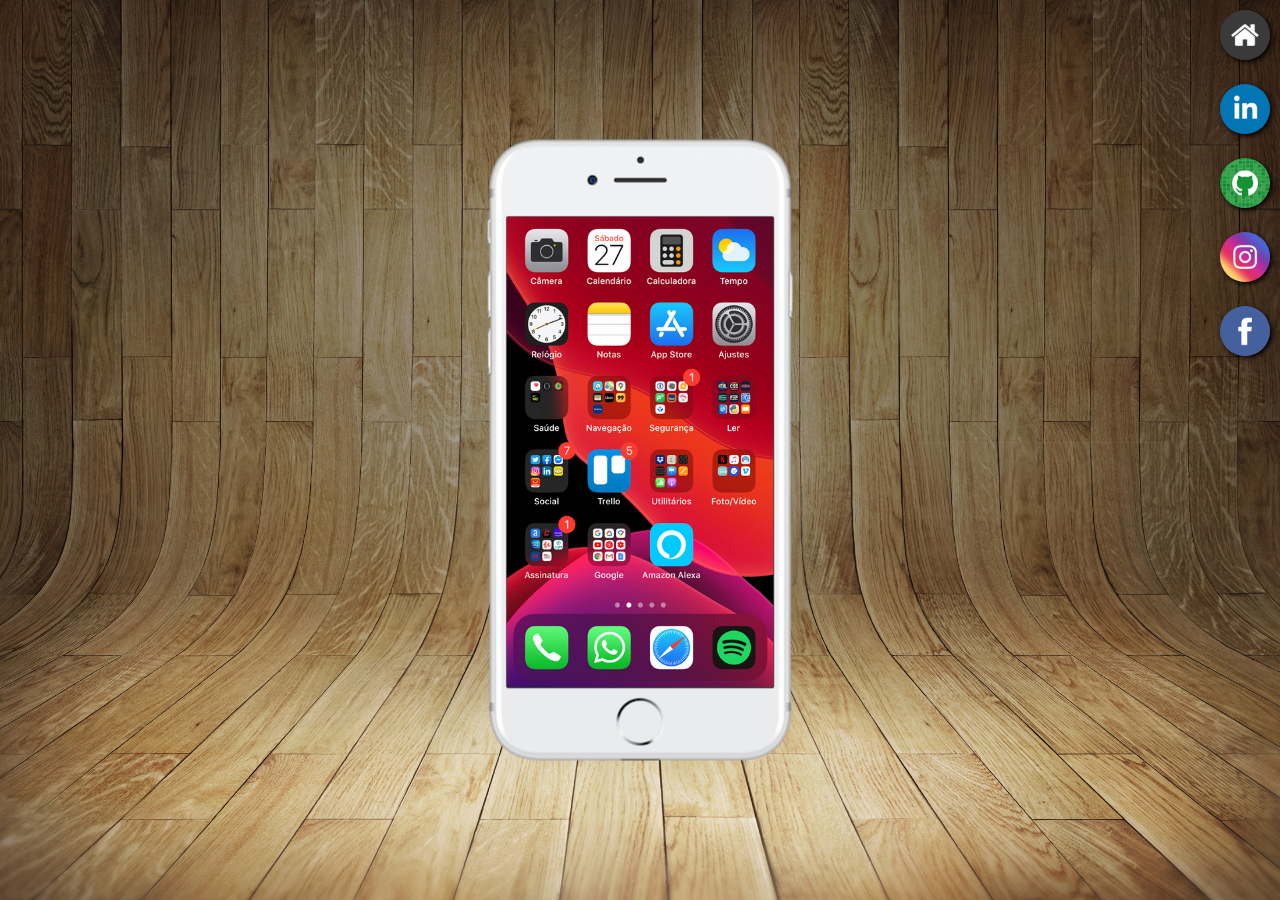
<file: index.html>
<!DOCTYPE html>
<html lang="pt-br">
<head>
    <meta charset="UTF-8">
    <meta name="viewport" content="width=device-width, initial-scale=1.0">
    <link rel="shortcut icon" href="favicon.ico" type="image/x-icon">
    <link rel="stylesheet" href="style.css">
    <title>Projeto Redes Sociais</title>
</head>
<body>
  <main>
    <section id="telefone">
      <iframe src="home.html" name="tela" id="tela" frameborder="0"></iframe>
    </section>
    <section id="redes-sociais">
        <a href="home.html" target="tela"><img src="imagens/logo-home.jpg" alt="home"></a><br>
        <a href="Linkedln.html" target="tela"><img src="imagens/logo linkedln.jpg" alt="youtube"></a><br>
        <a href="github.html" target="tela"><img src="imagens/logo-github.jpg" alt="github"></a><br>
        <a href="instagram.html" target="tela"><img src="imagens/logo-instagram.jpg" alt="instagram"></a><br>
        <a href="facebook.html" target="tela"><img src="imagens/logo-facebook.jpg" alt="facebook"></a>

    </section>
  </main>  
</body>
</html>
</file>
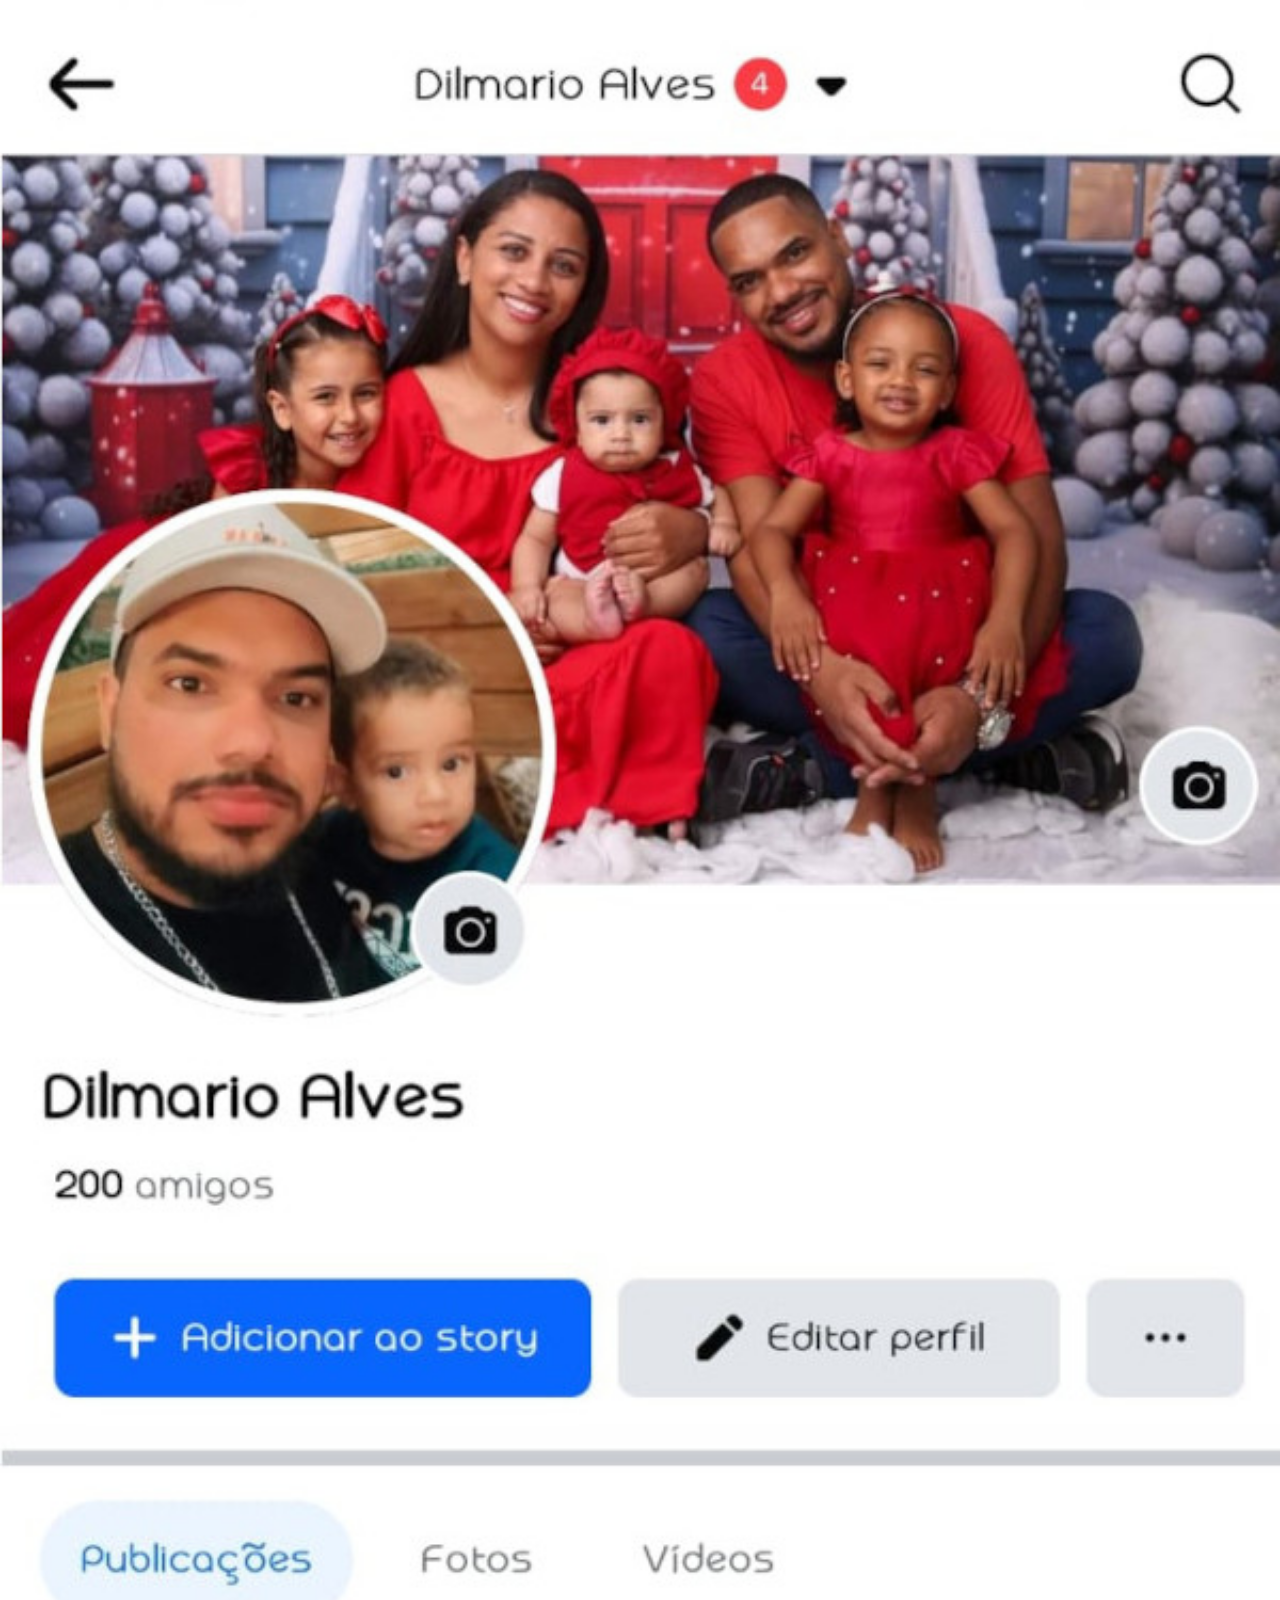
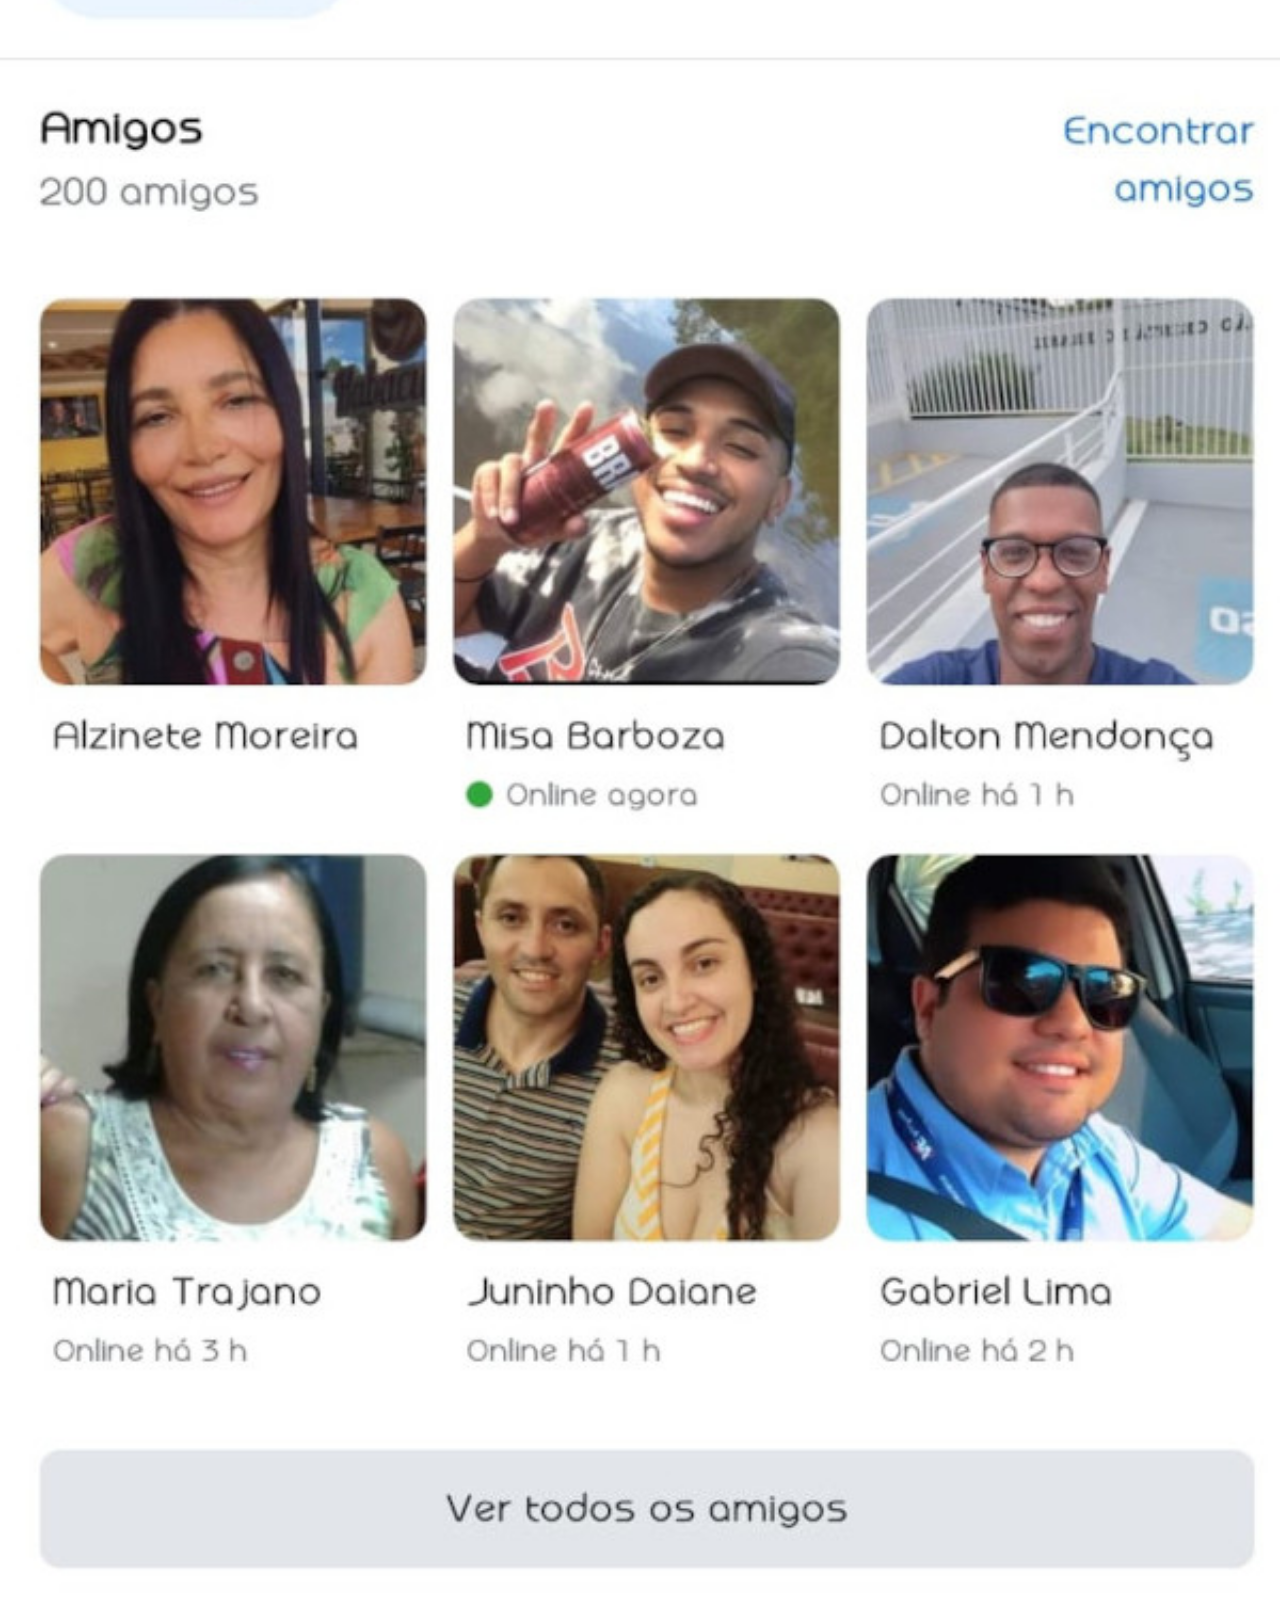
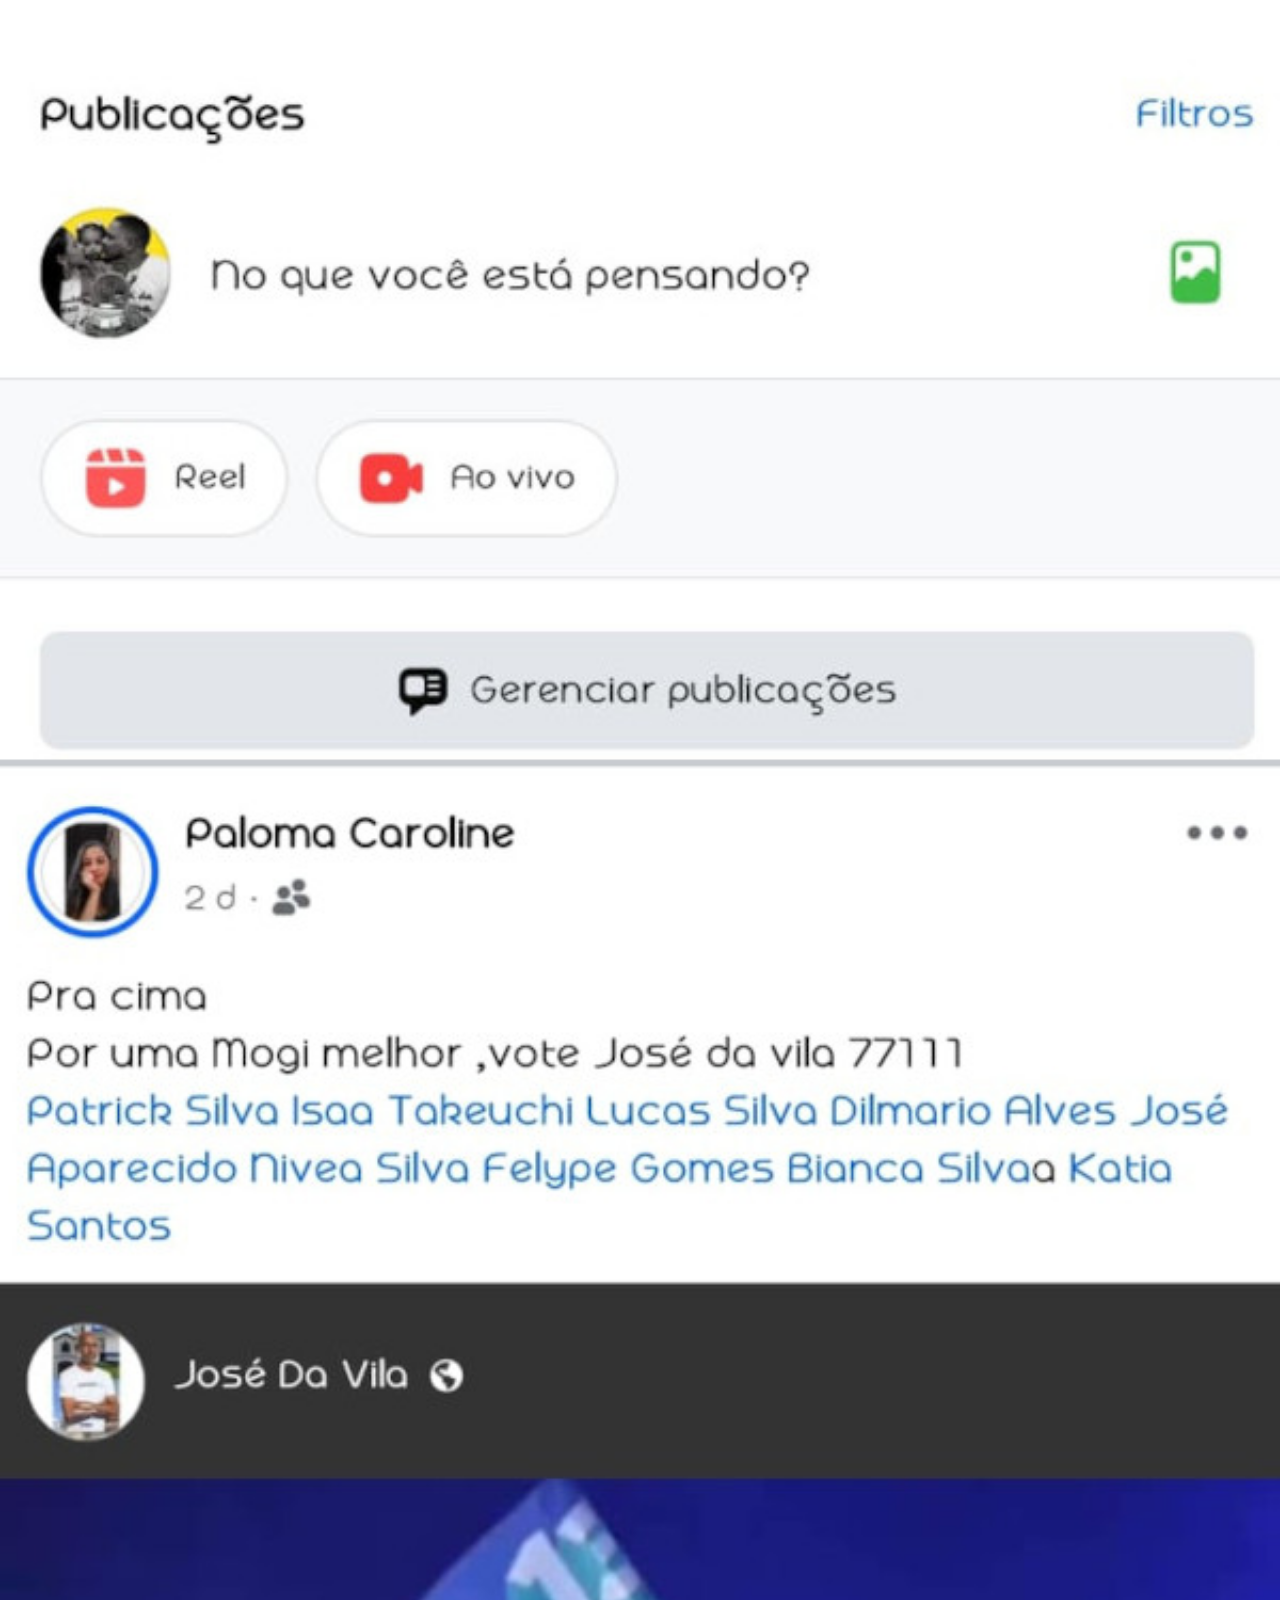
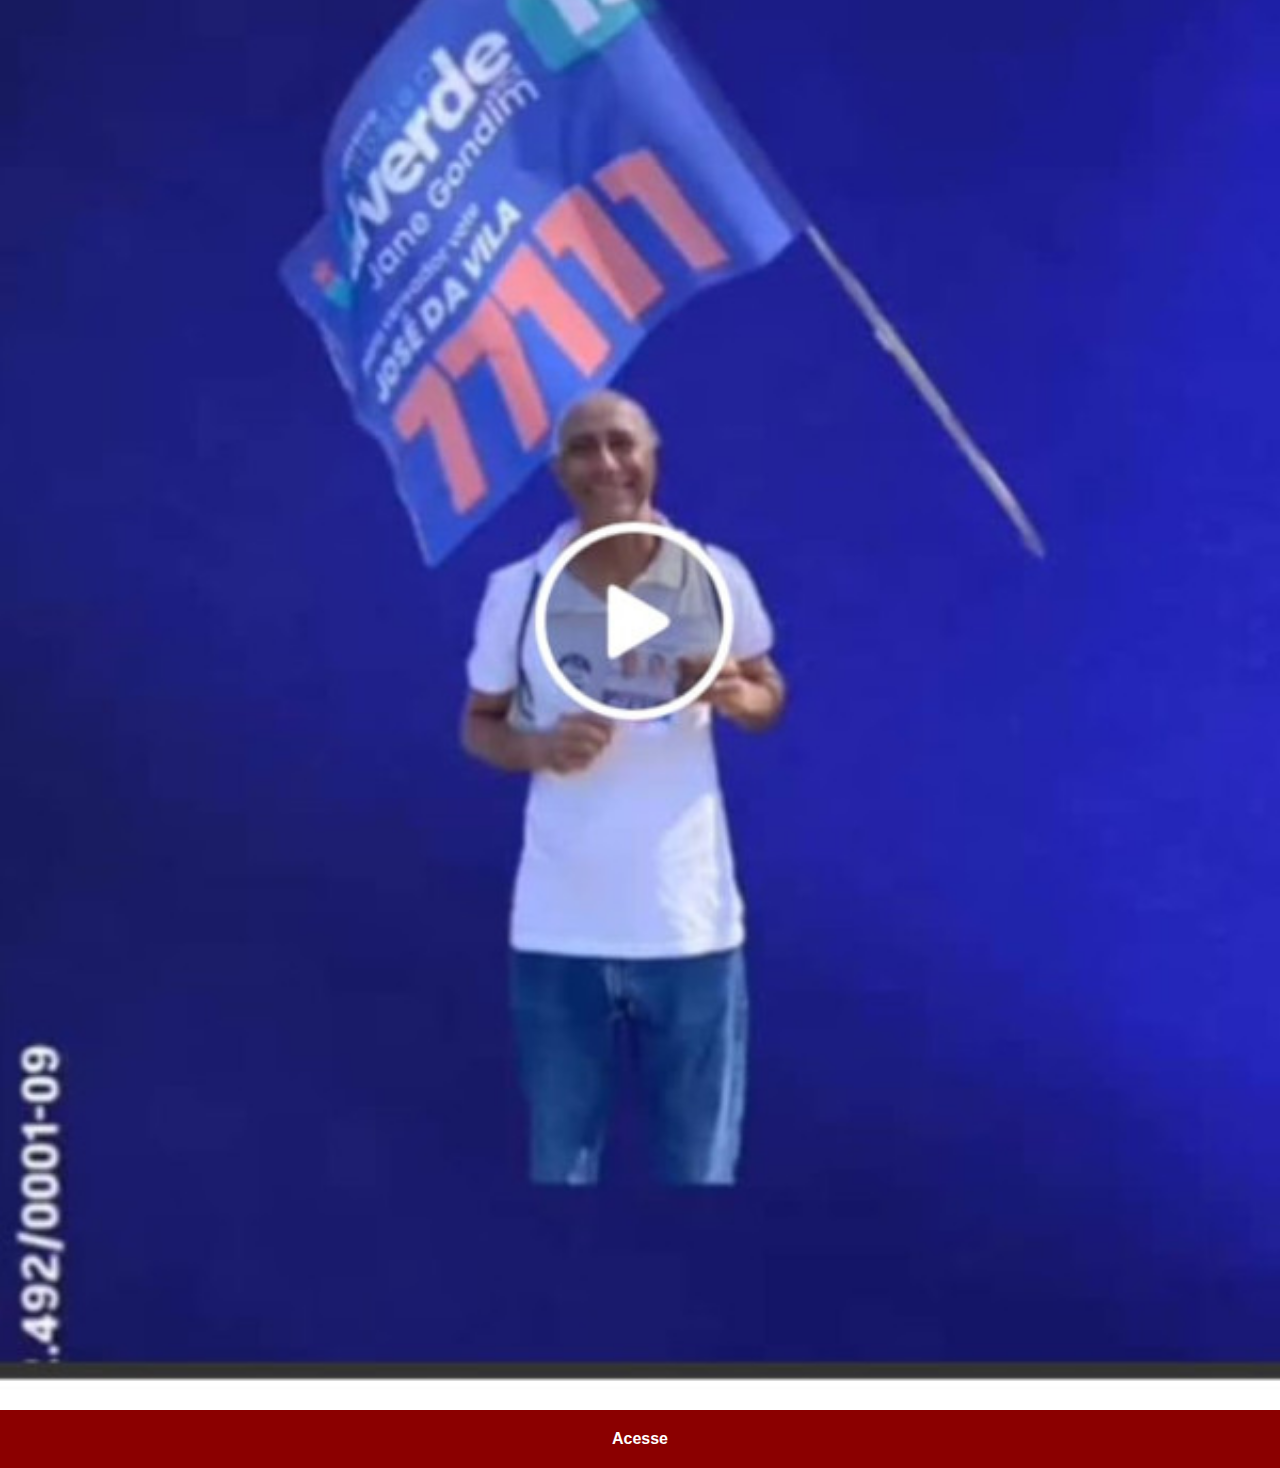
<file: facebook.html>
<!DOCTYPE html>
<html lang="en">
<head>
    <meta charset="UTF-8">
    <meta name="viewport" content="width=device-width, initial-scale=1.0">
    <title>Facebook</title>
    <link rel="stylesheet" href="estilos/social.css">
</head>
<body>
    <img src="imagens/tela facebook.jpg" alt="facebook">
    <a href="https://www.facebook.com/?locale=pt_BR" target="_blank">Acesse</a>
    
</body>
</html>
</file>
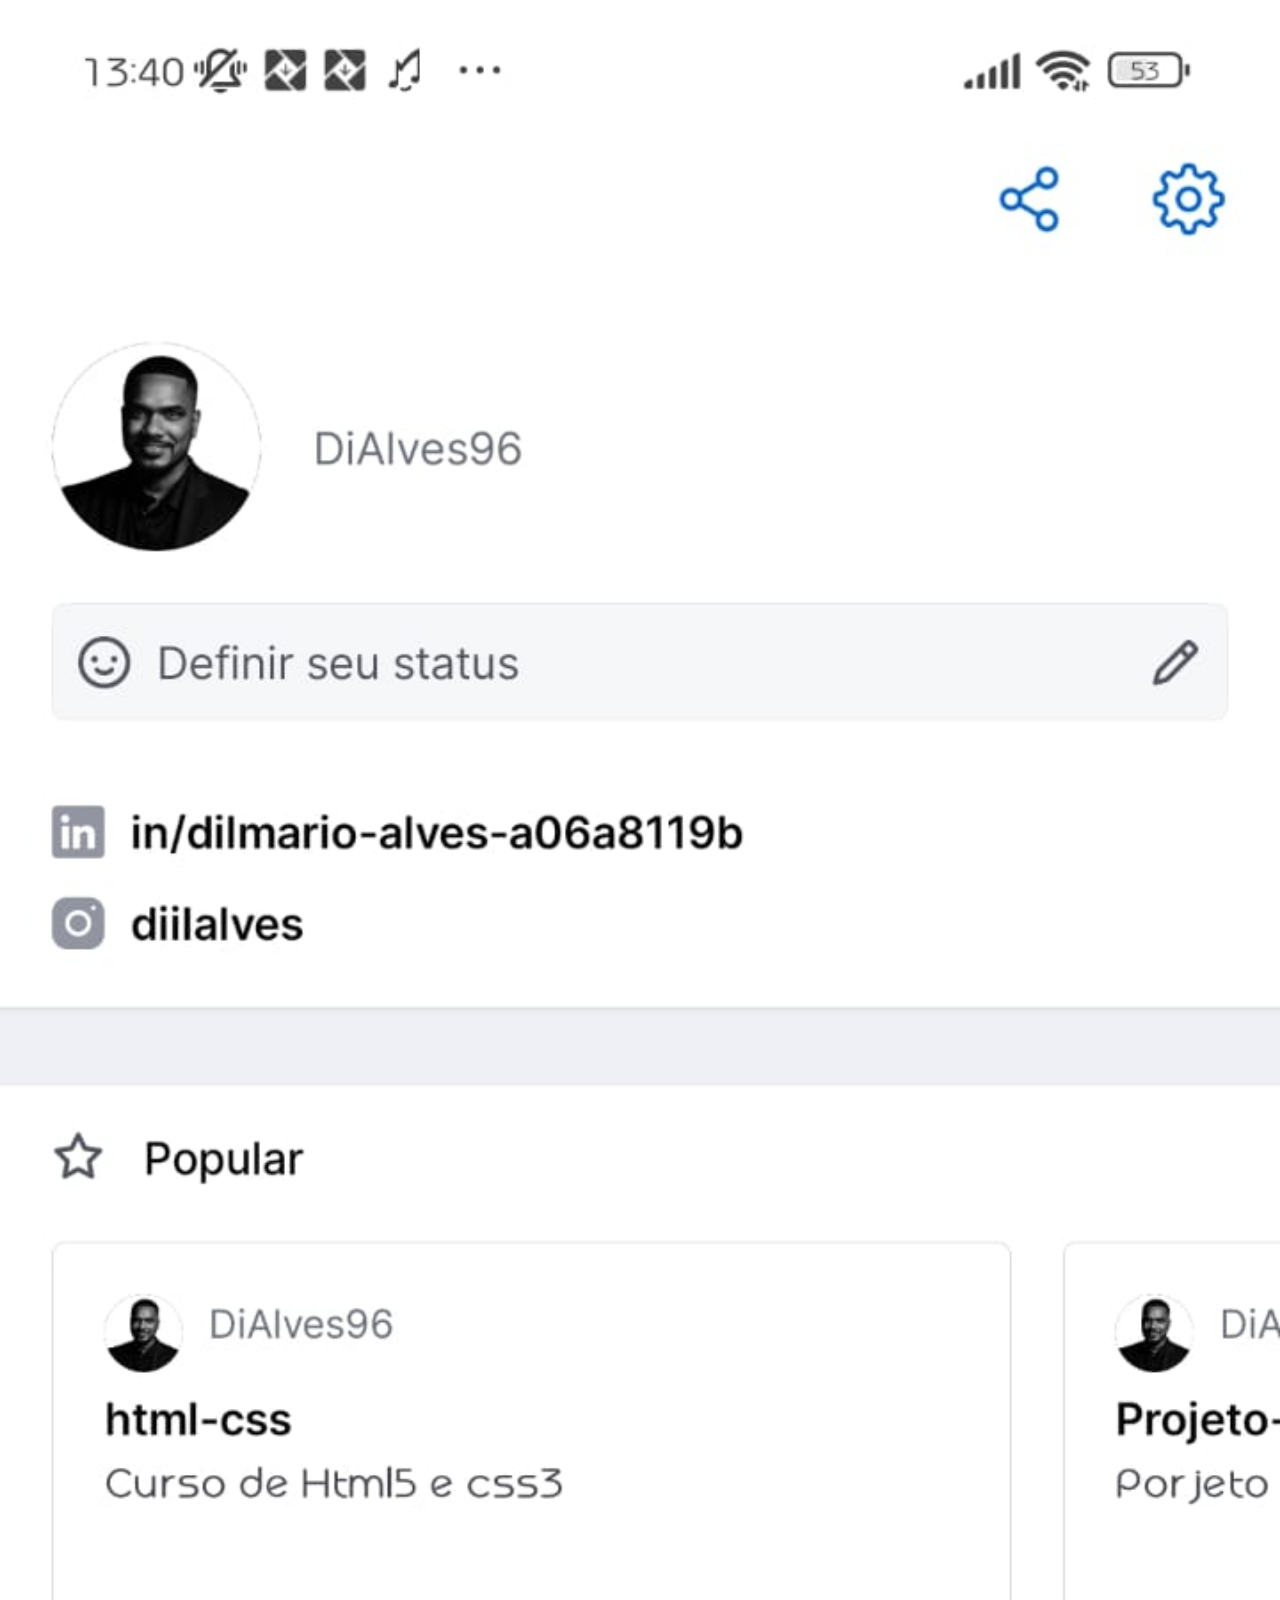
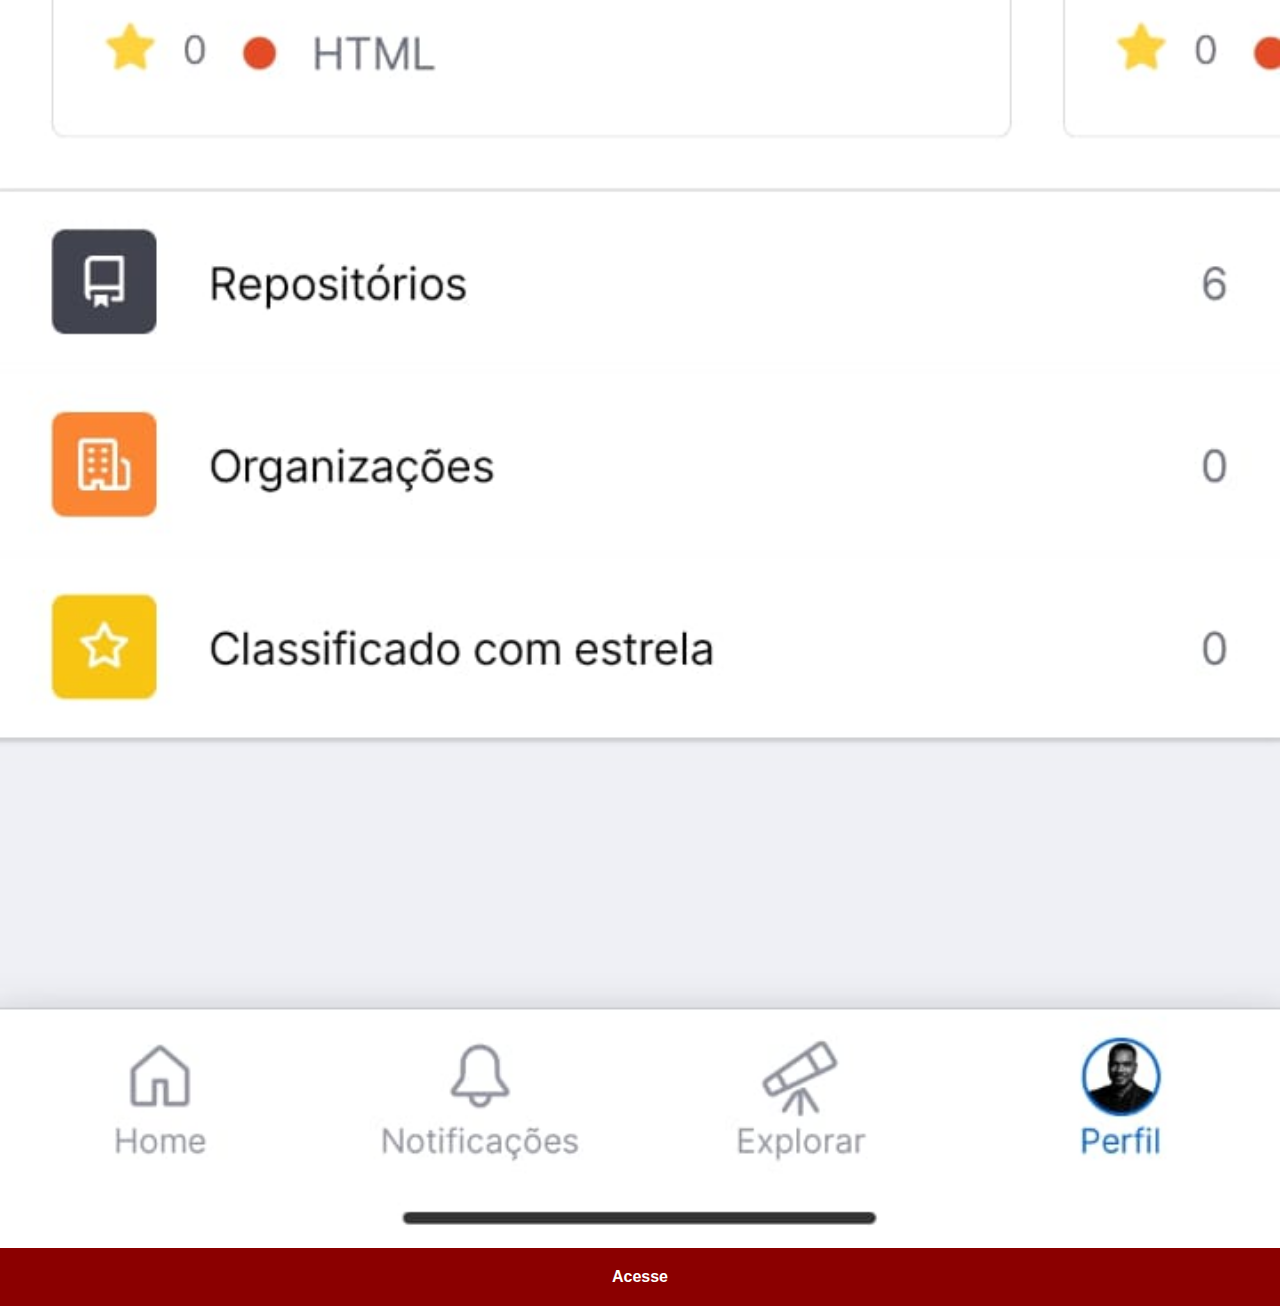
<file: github.html>
<!DOCTYPE html>
<html lang="pt-br">
<head>
    <meta charset="UTF-8">
    <meta name="viewport" content="width=device-width, initial-scale=1.0">
    <title>GitHub</title>
    <link rel="stylesheet" href="estilos/social.css">
</head>
<body>
    <img src="imagens/tela github.jpeg" alt="github">
    <a href="https://github.com/DiAlves96" target="_blank">Acesse</a>
    
</body>
</html>
</file>
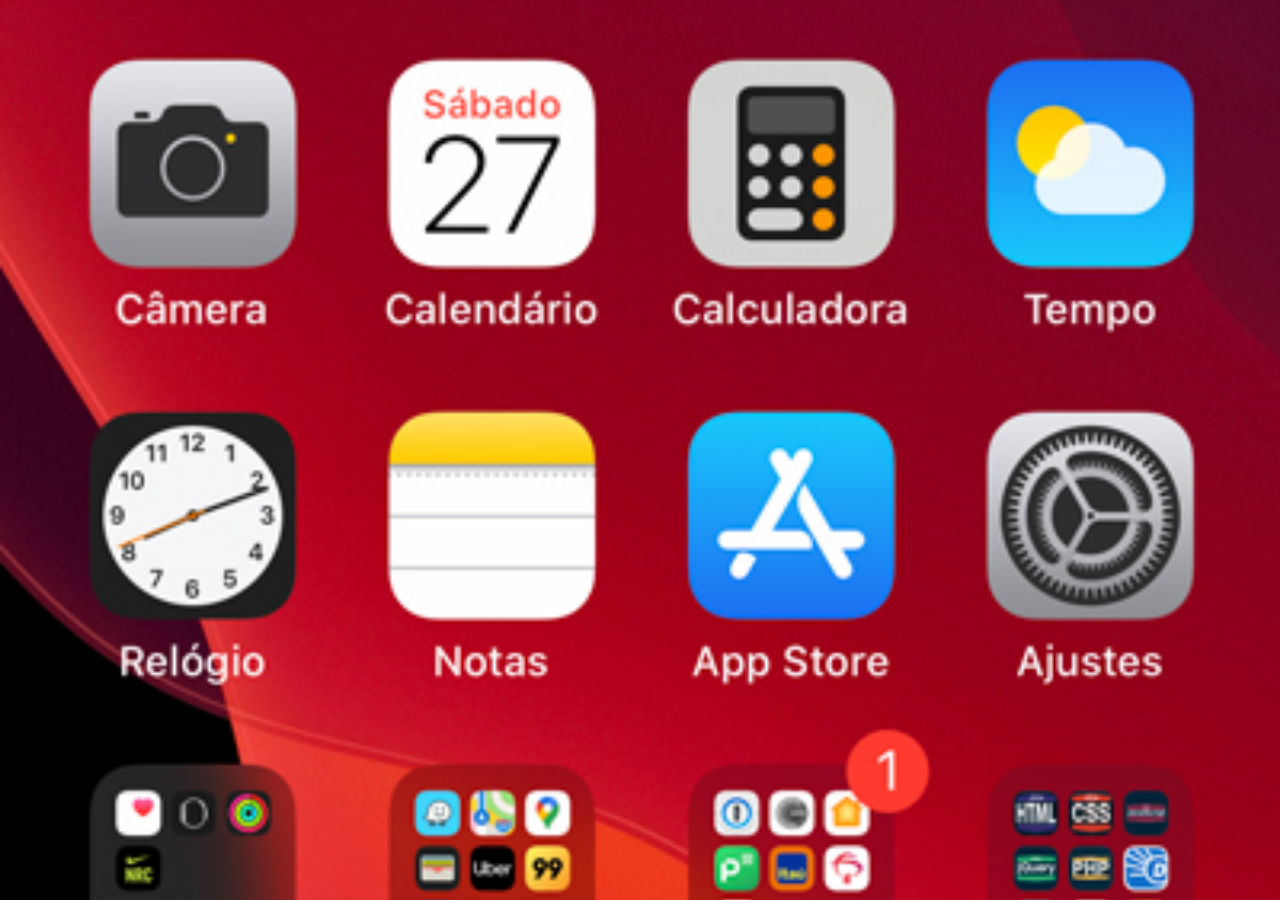
<file: home.html>
<!DOCTYPE html>
<html lang="pt-br">
<head>
    <meta charset="UTF-8">
    <meta name="viewport" content="width=device-width, initial-scale=1.0">
    <title>Home</title>
</head>
<style>
    * {
        margin: 0px;
        padding: 0px;
    }
    body {
        width: 100vw;
        height: 100vh;
        background: url(imagens/tela-home.jpg) no-repeat top center;
        background-size: cover;
    }
</style>
<body>
    
</body>
</html>
</file>
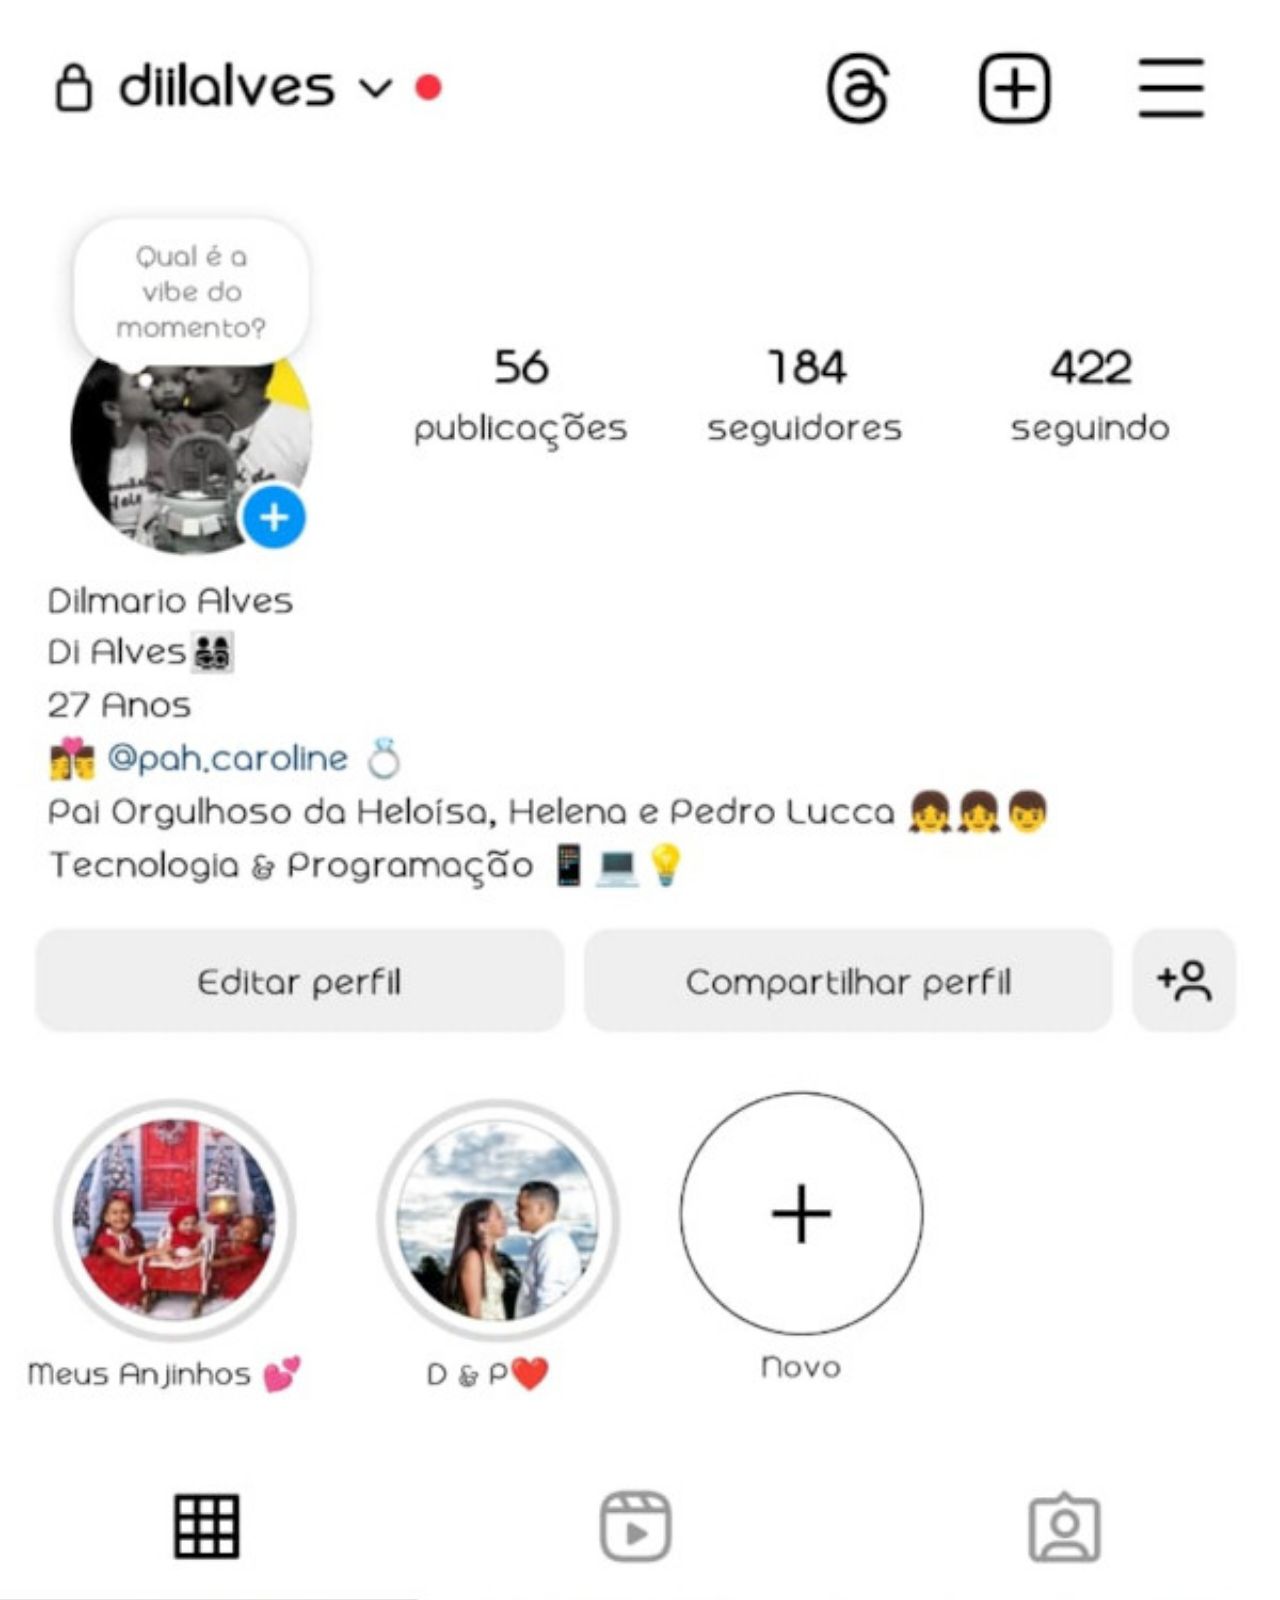
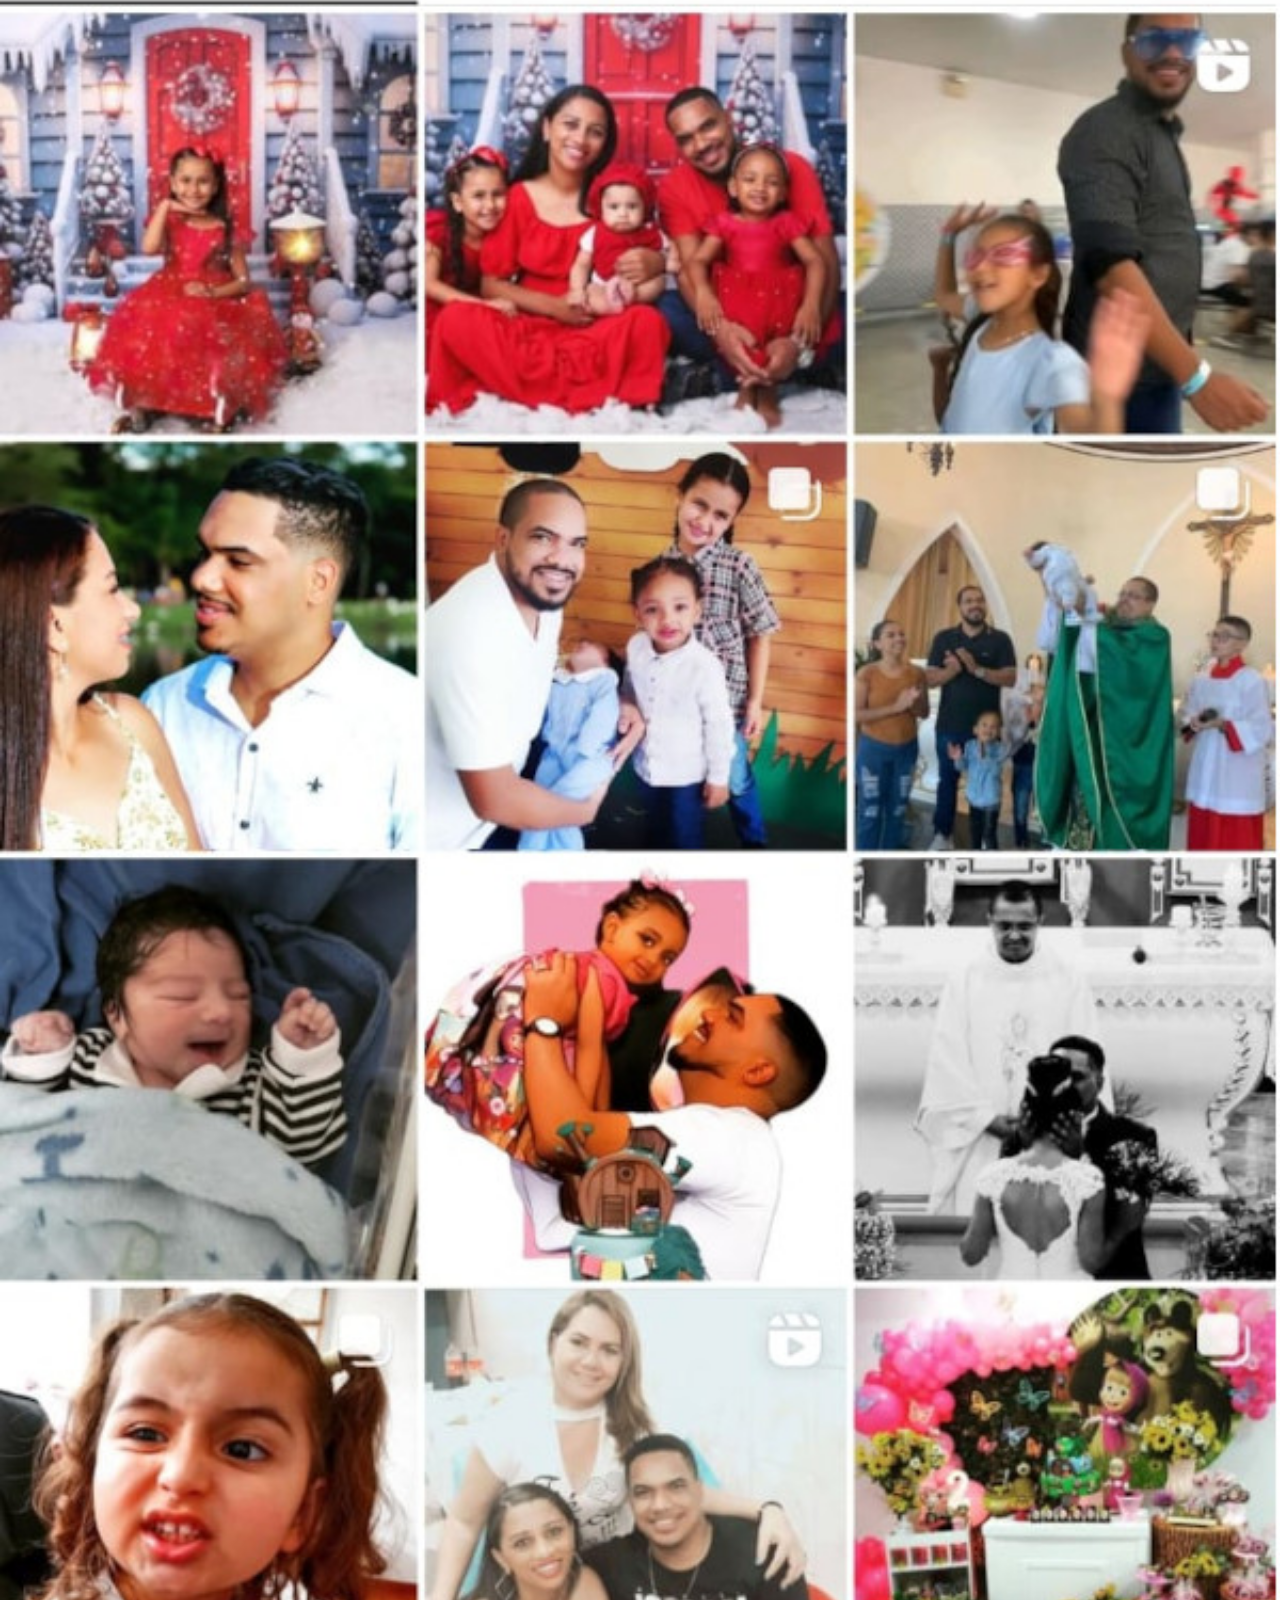
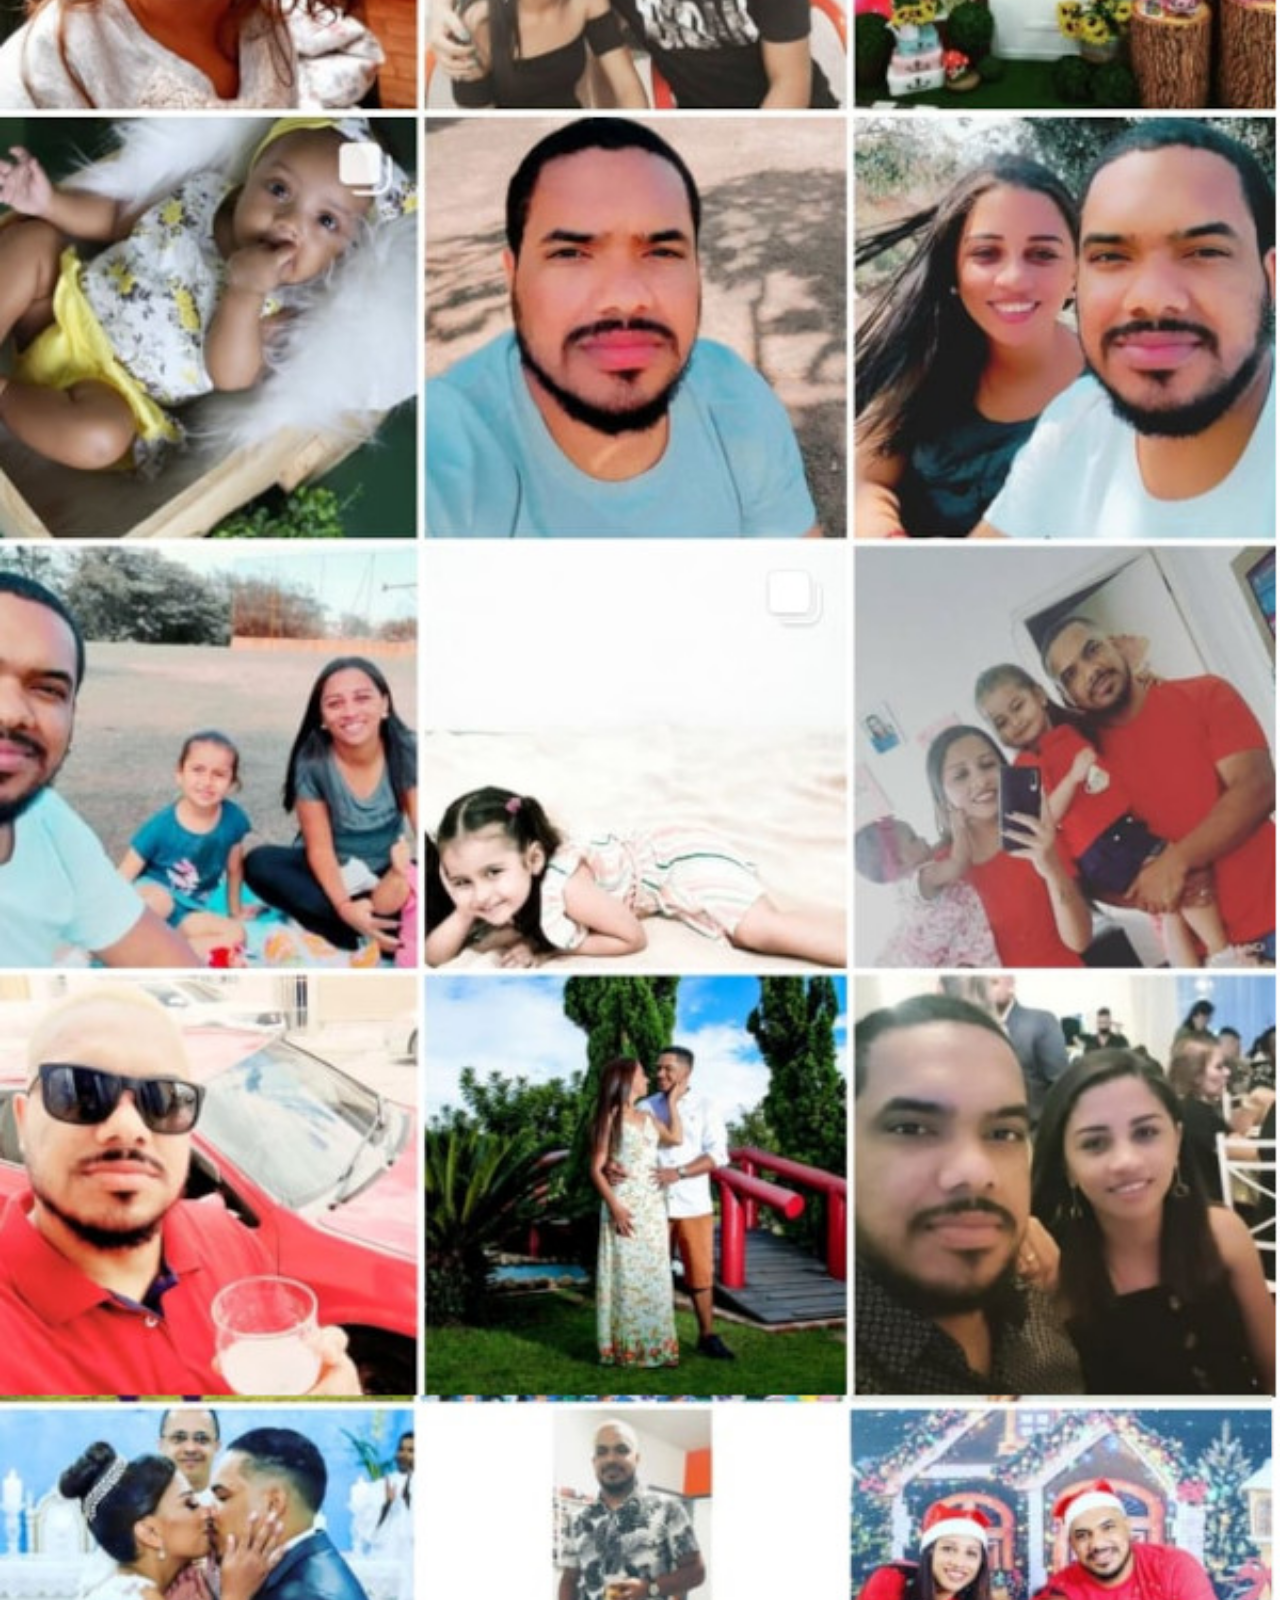
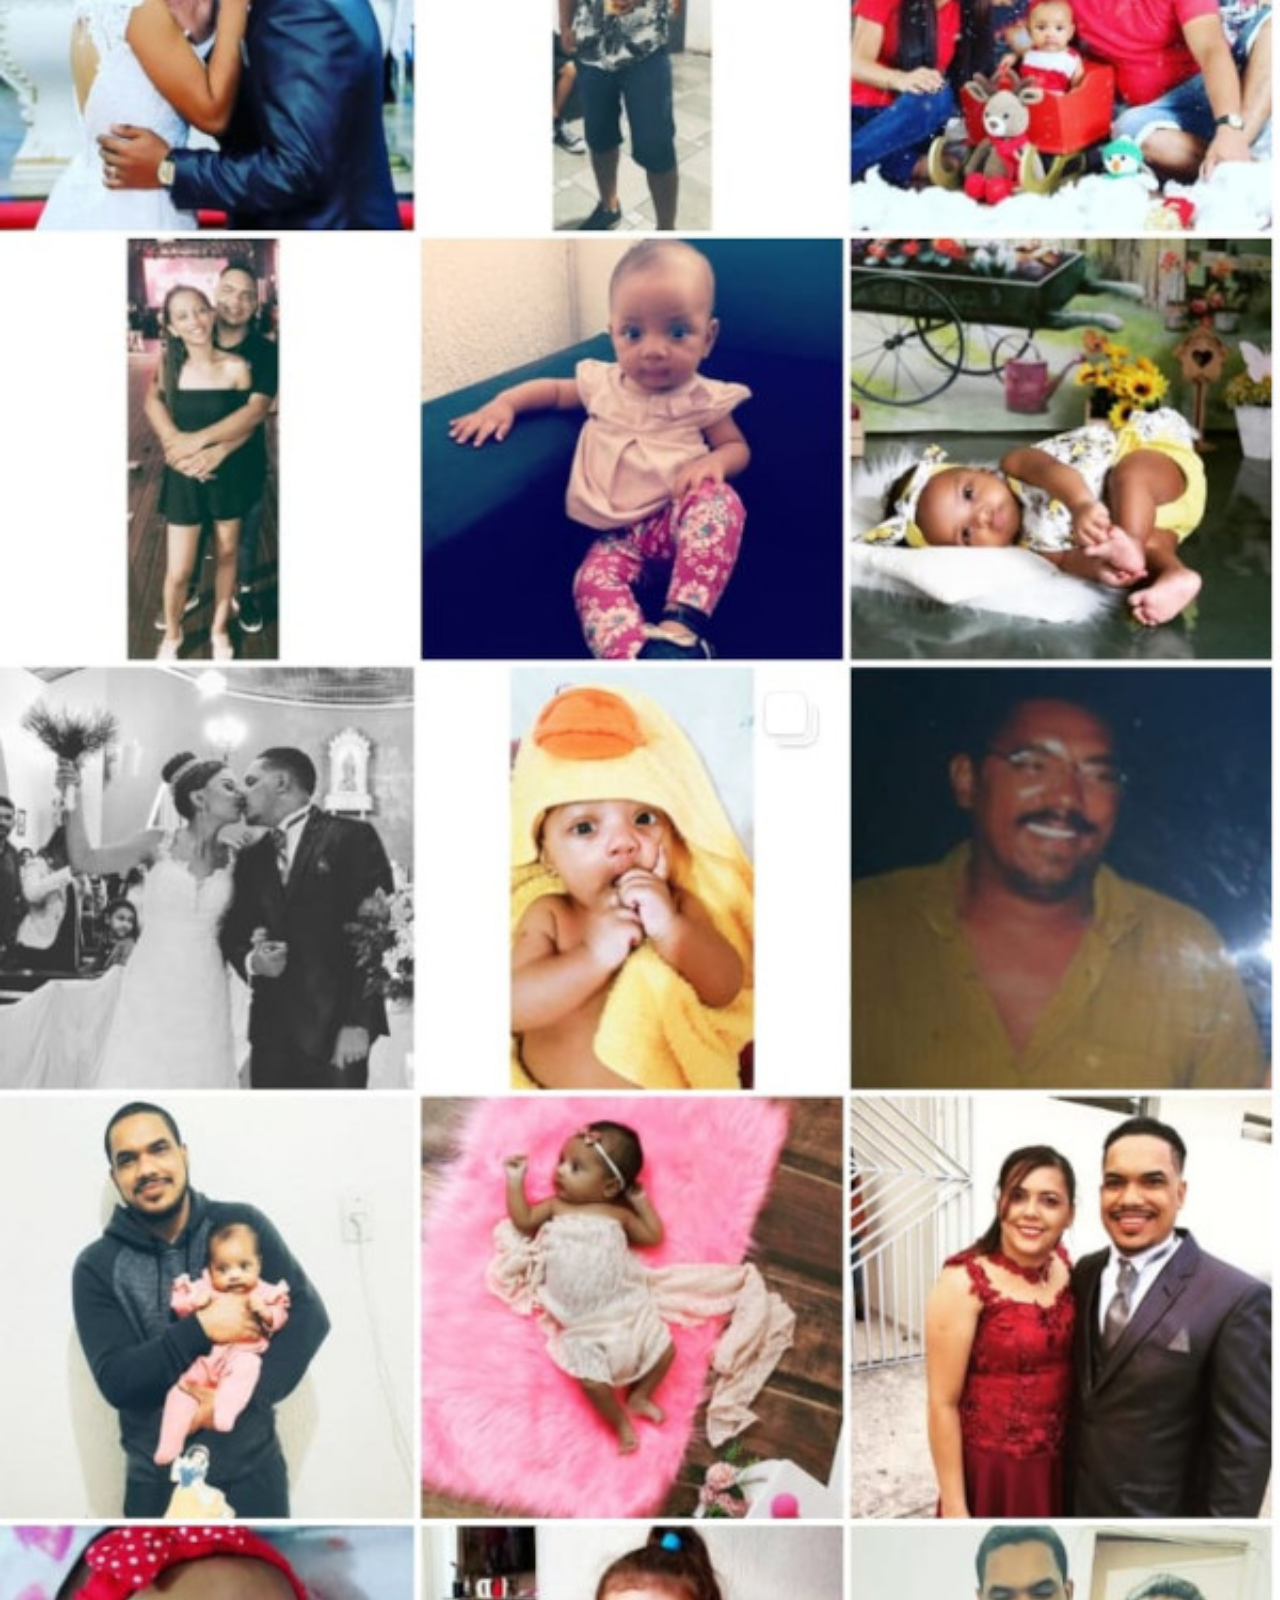
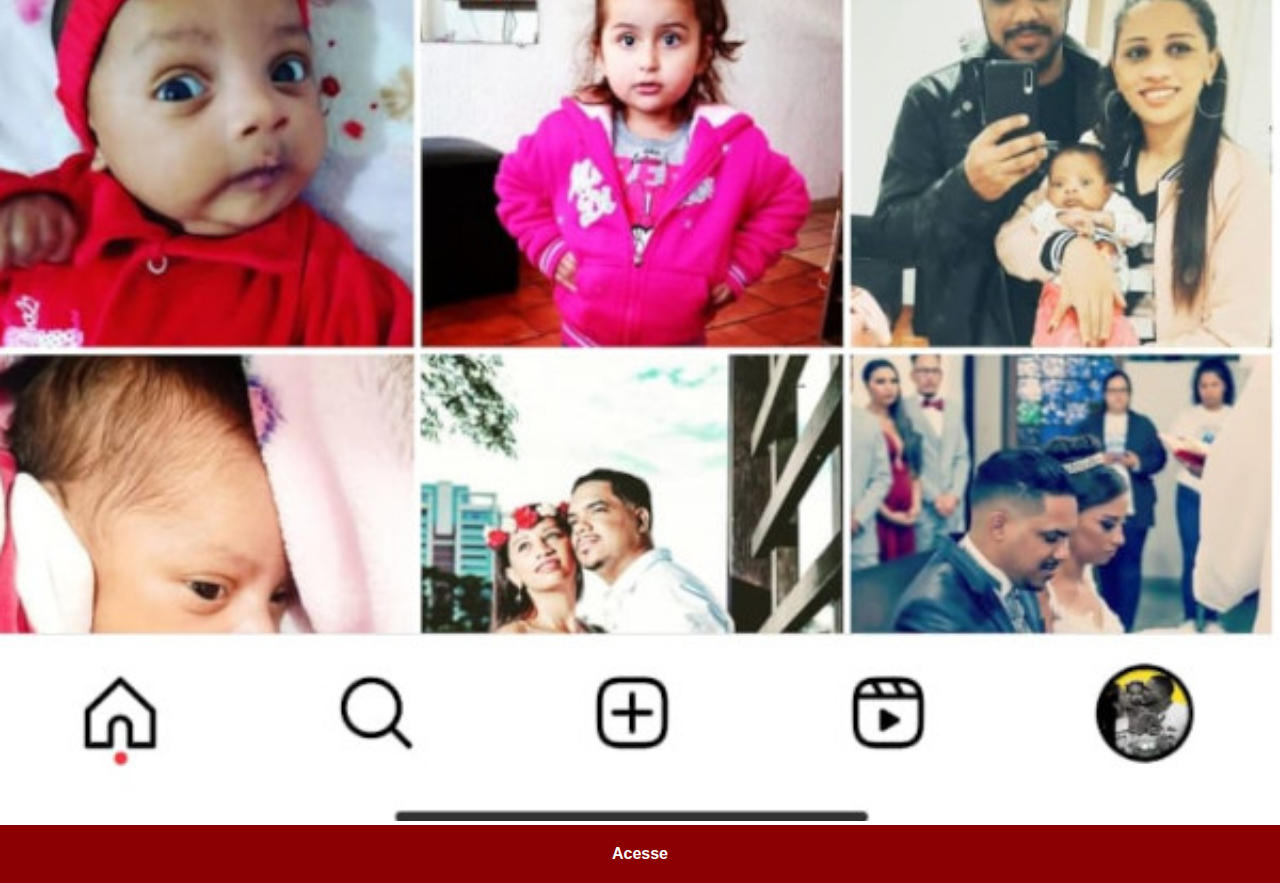
<file: instagram.html>
<!DOCTYPE html>
<html lang="pt-br">
<head>
    <meta charset="UTF-8">
    <meta name="viewport" content="width=device-width, initial-scale=1.0">
    <title>Instagram</title>
    <link rel="stylesheet" href="estilos/social.css">
</head>
<body>
    <img src="imagens/tela instagram.jpg" alt="instagram">
    <a href="https://www.instagram.com/diilalves/" target="_blank">Acesse</a>
    
</body>
</html>
</file>
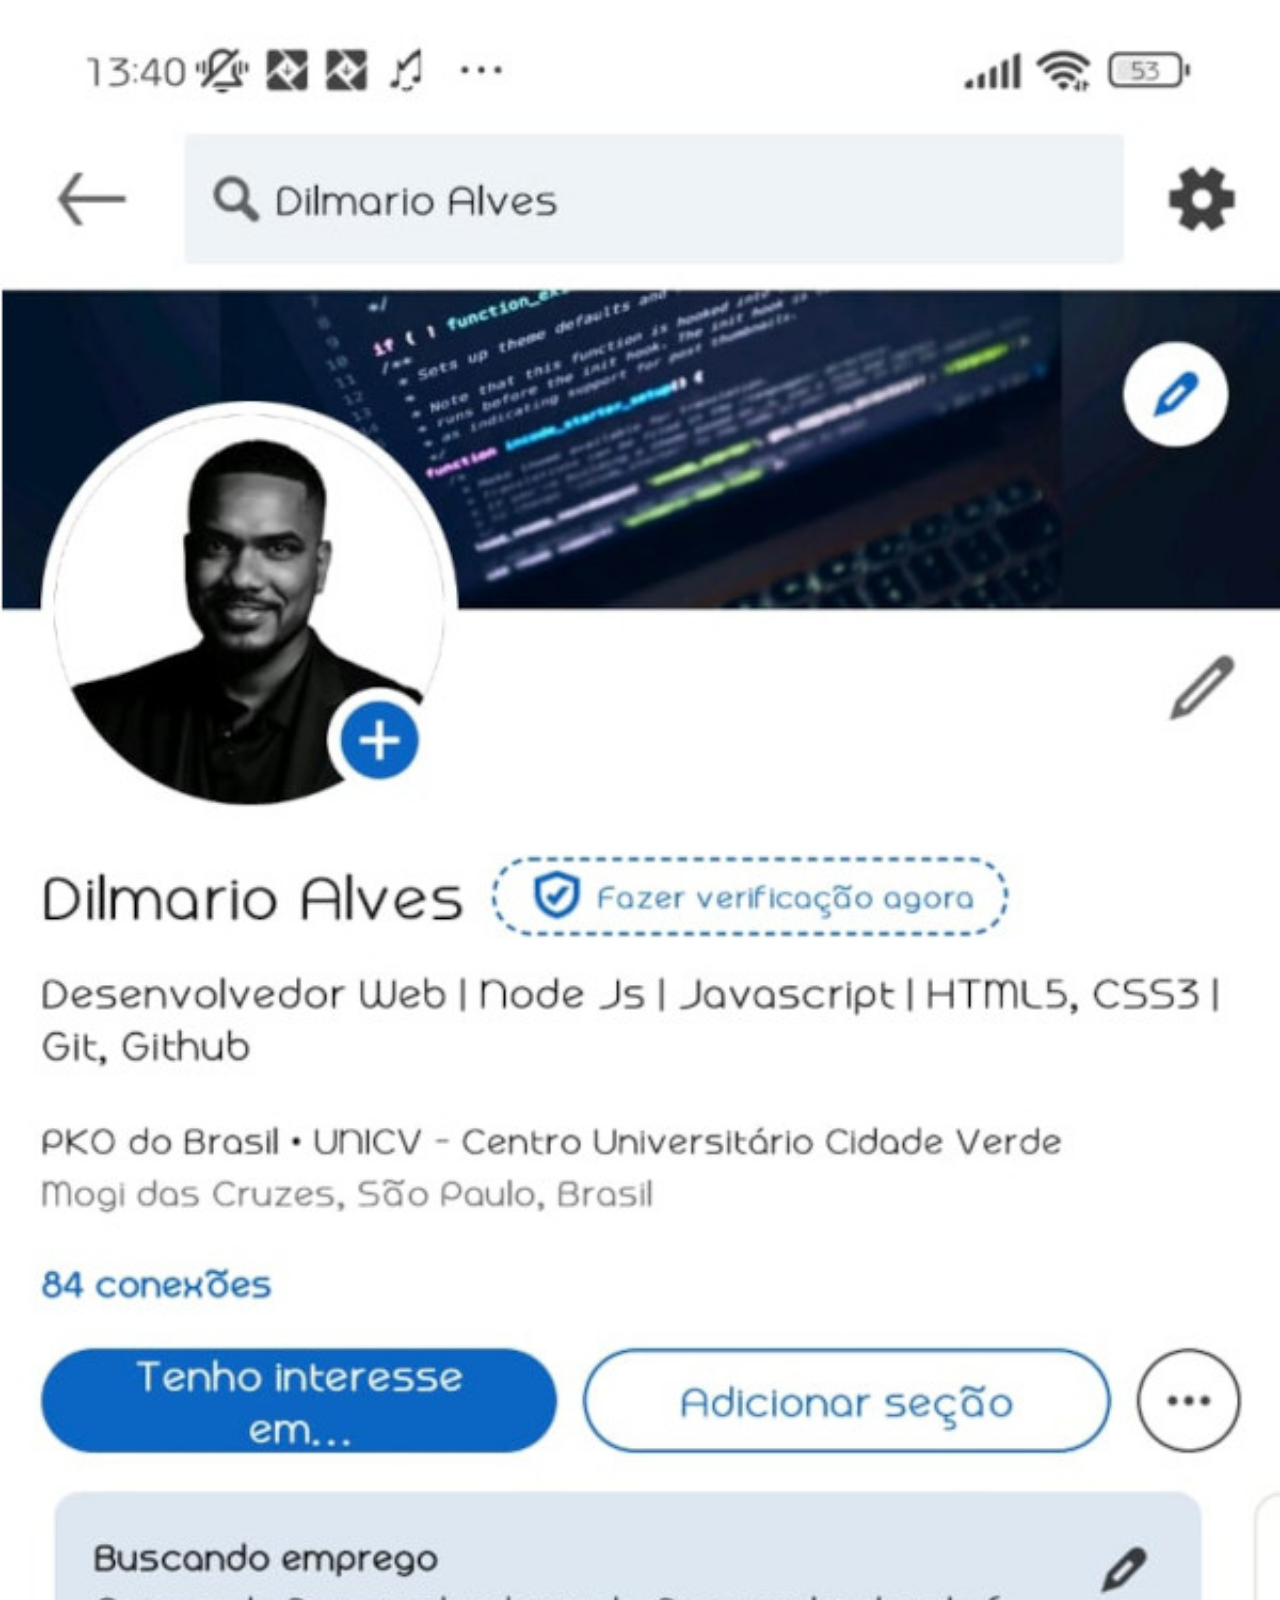
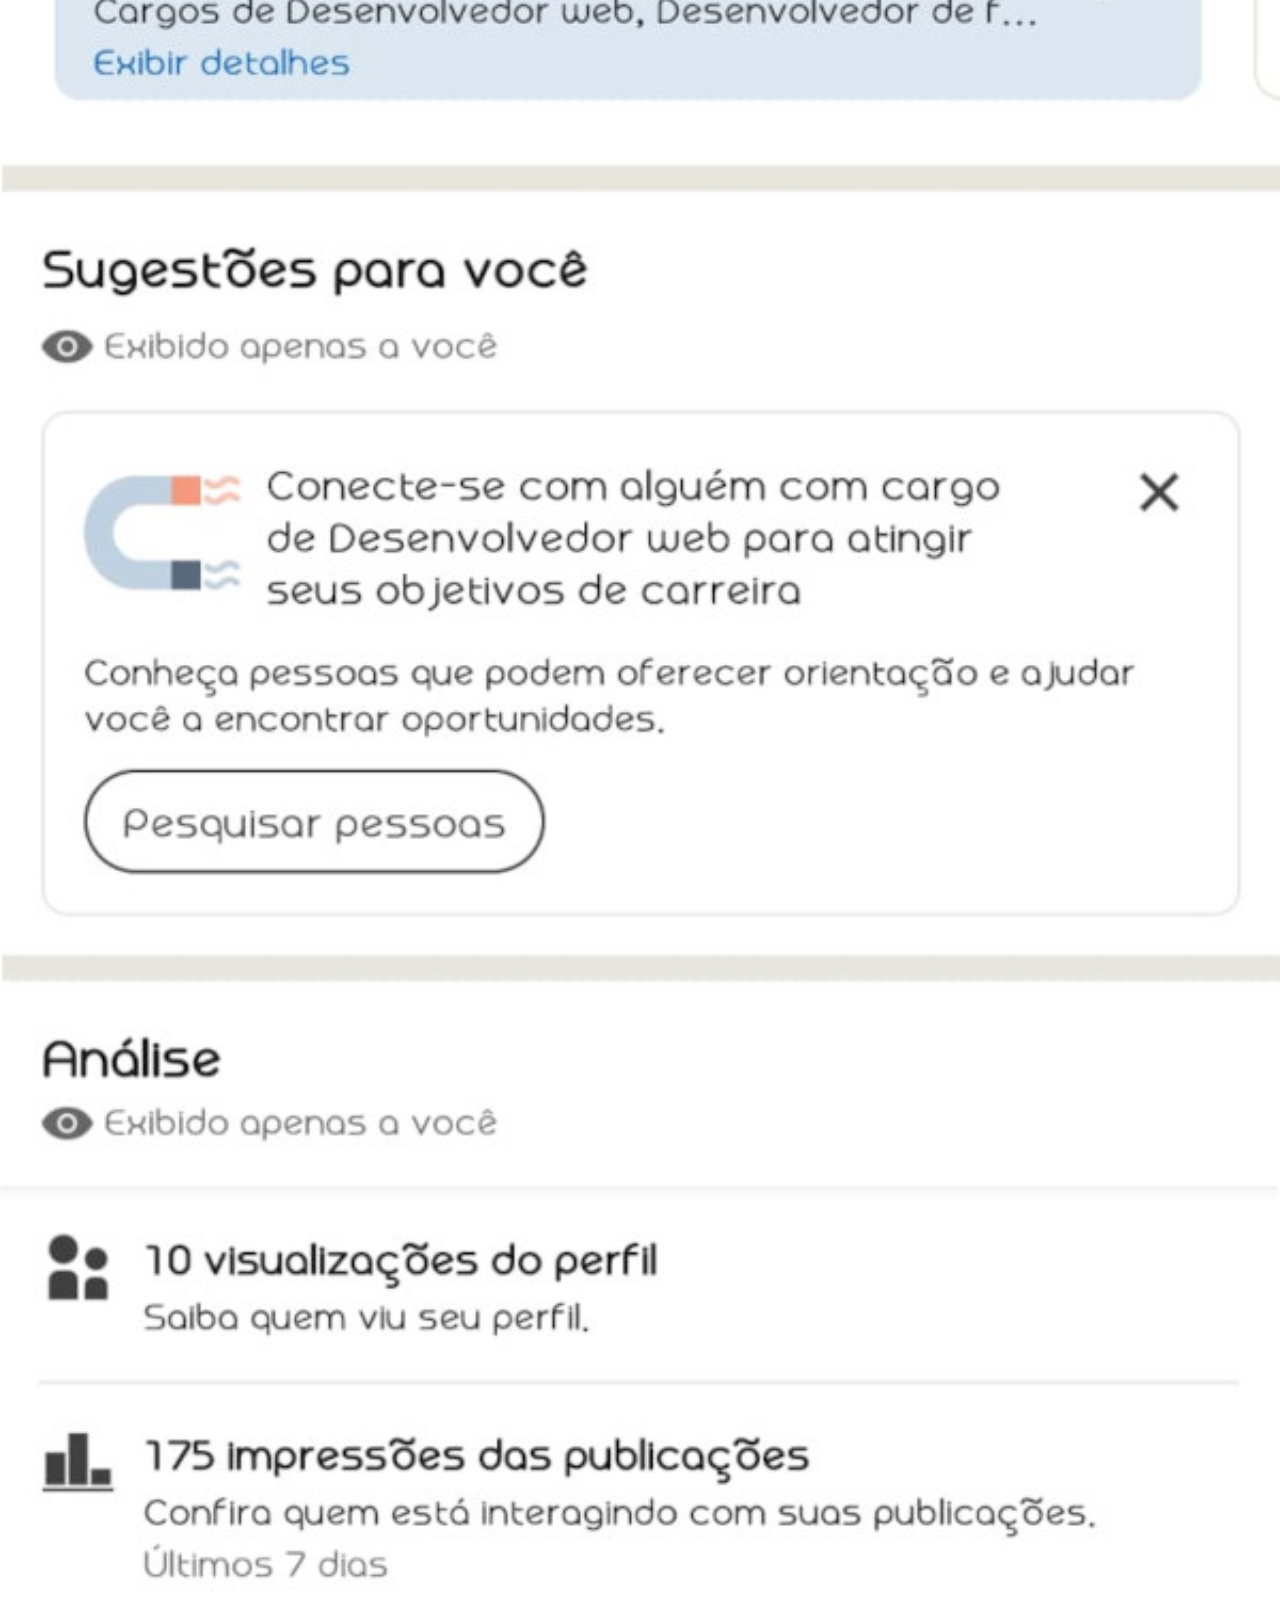
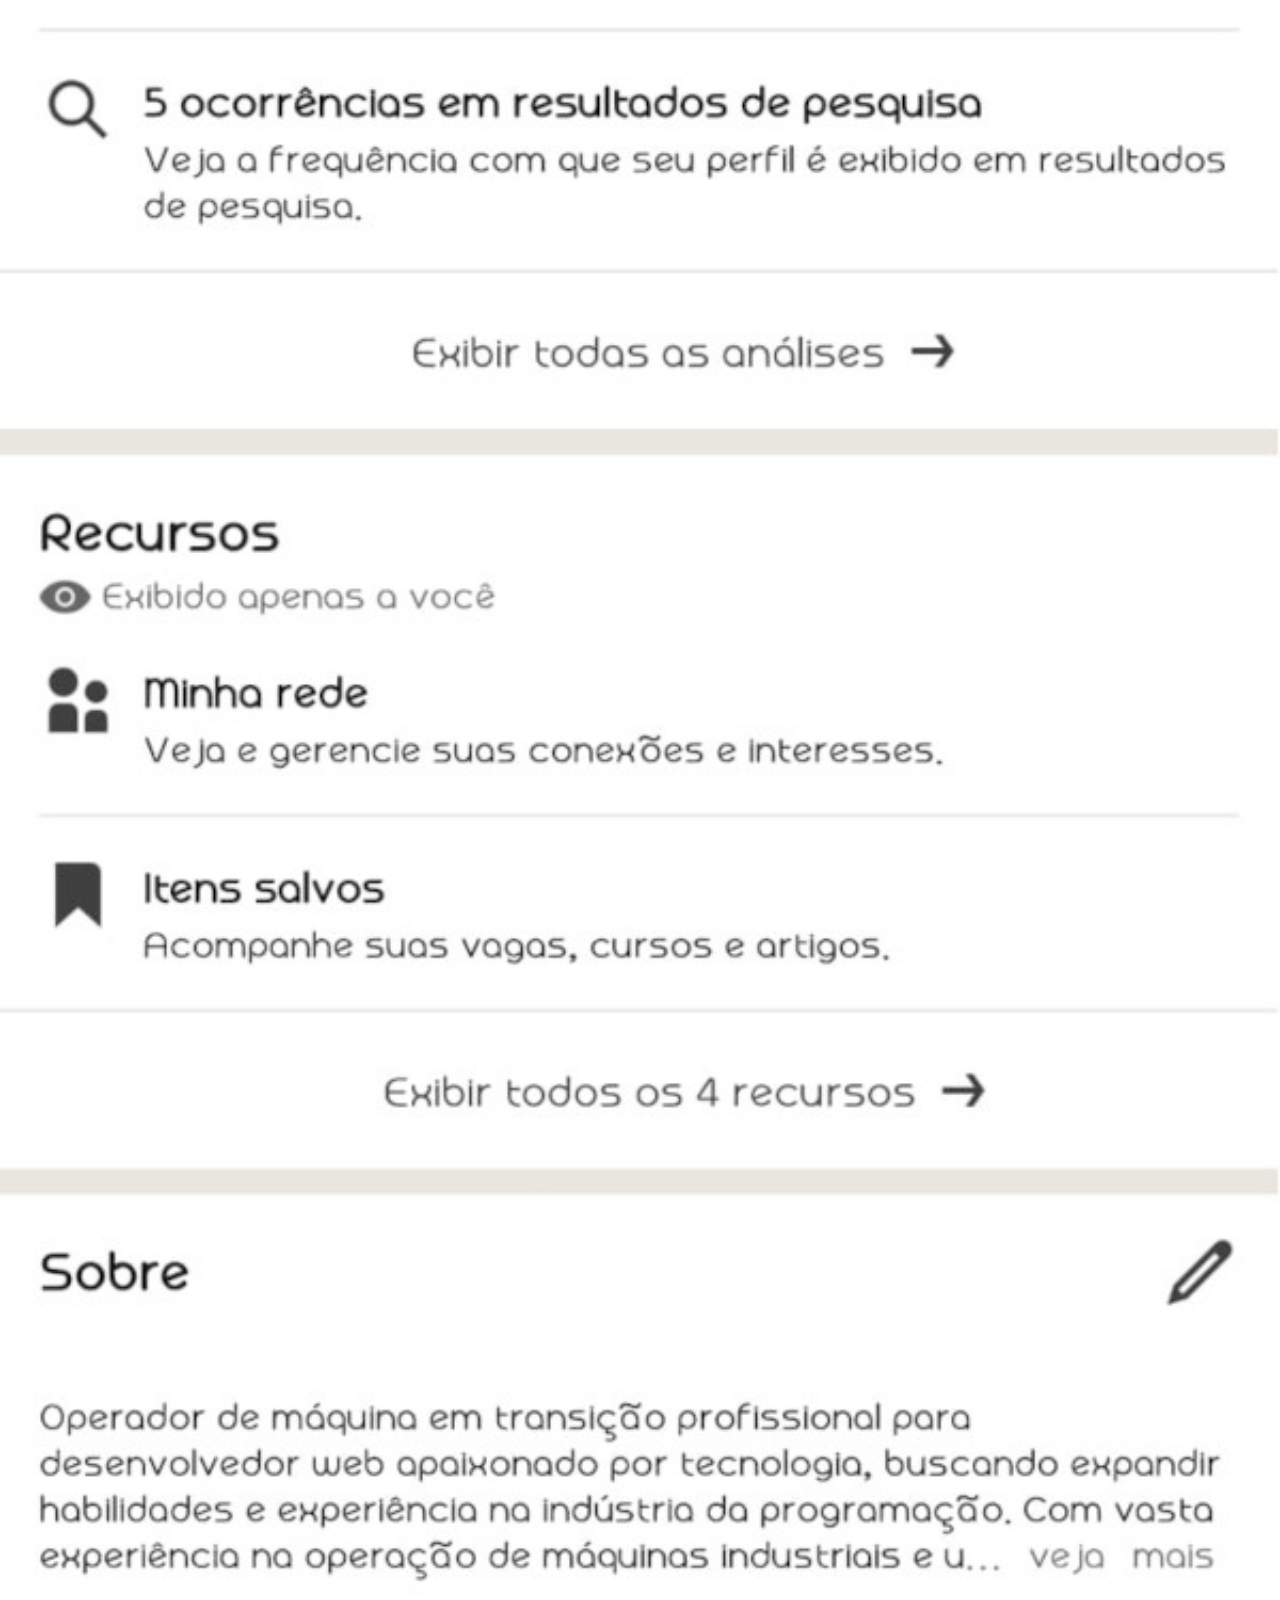
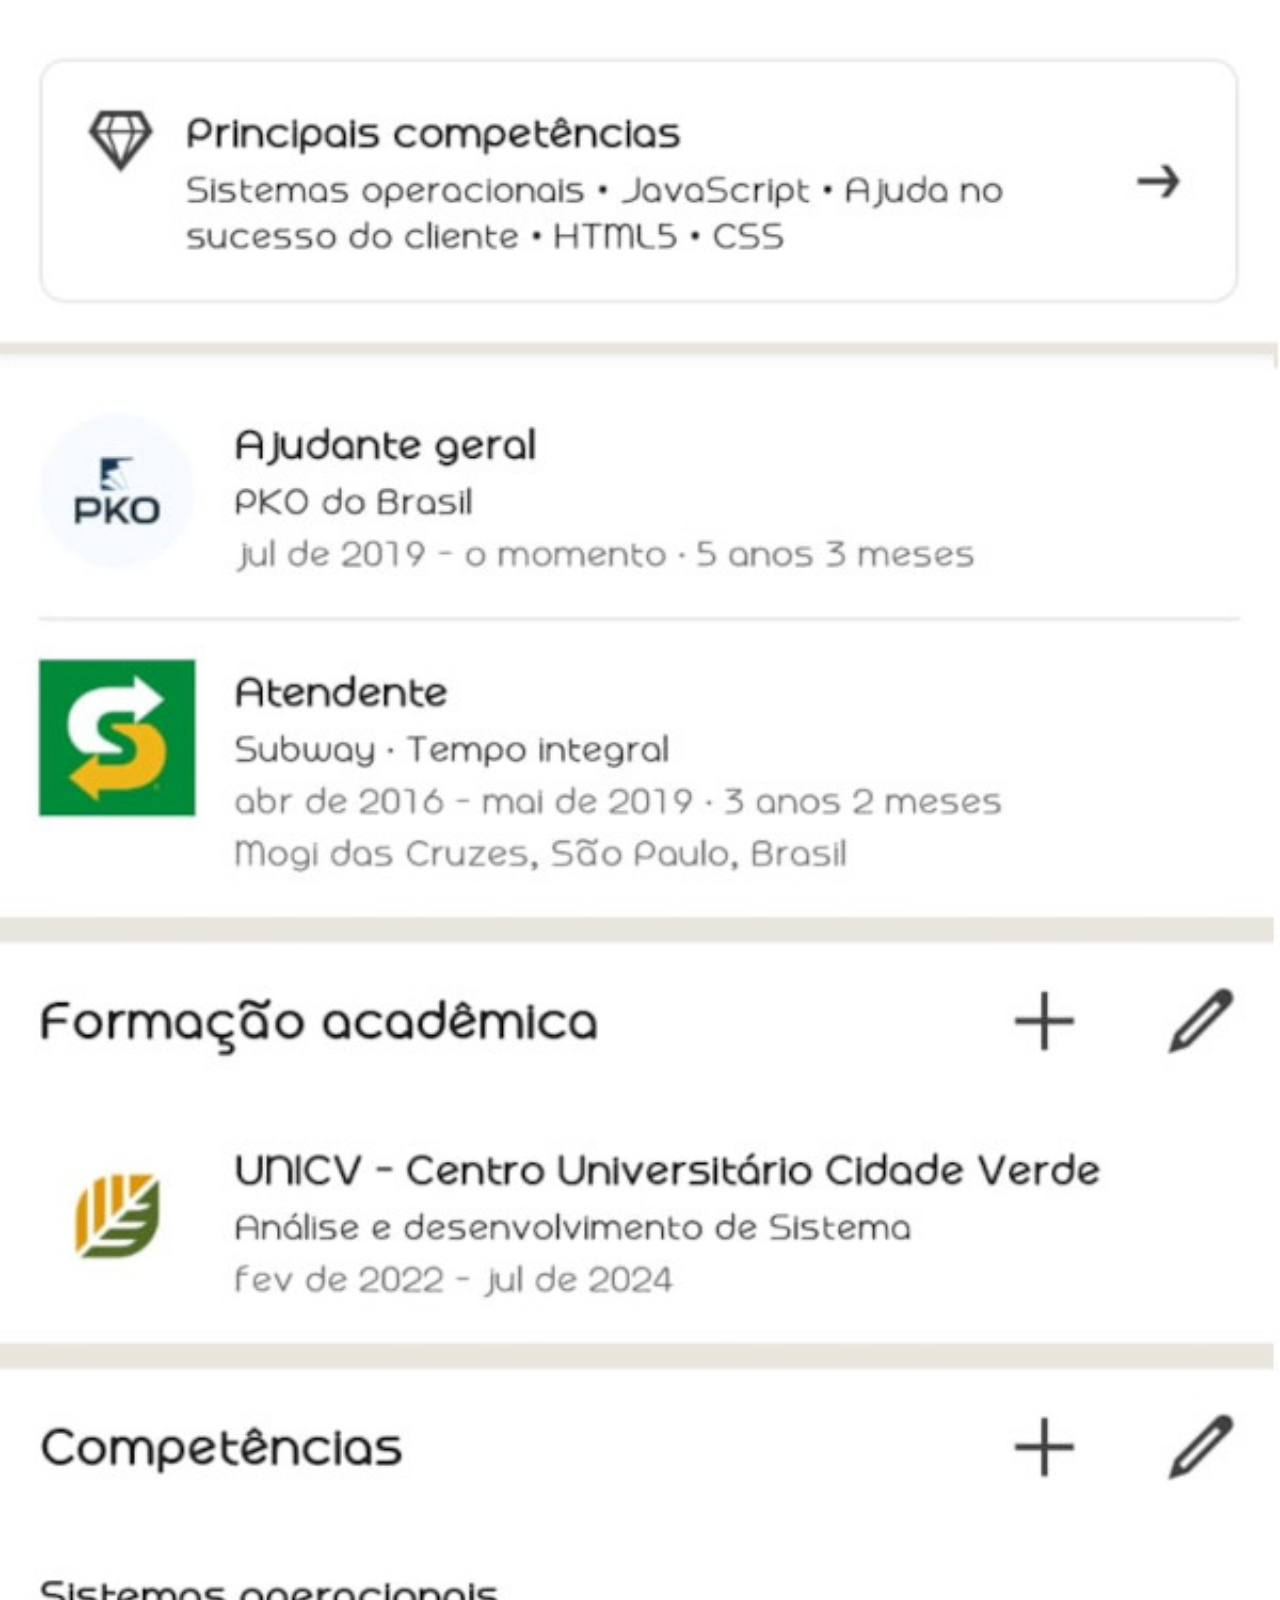
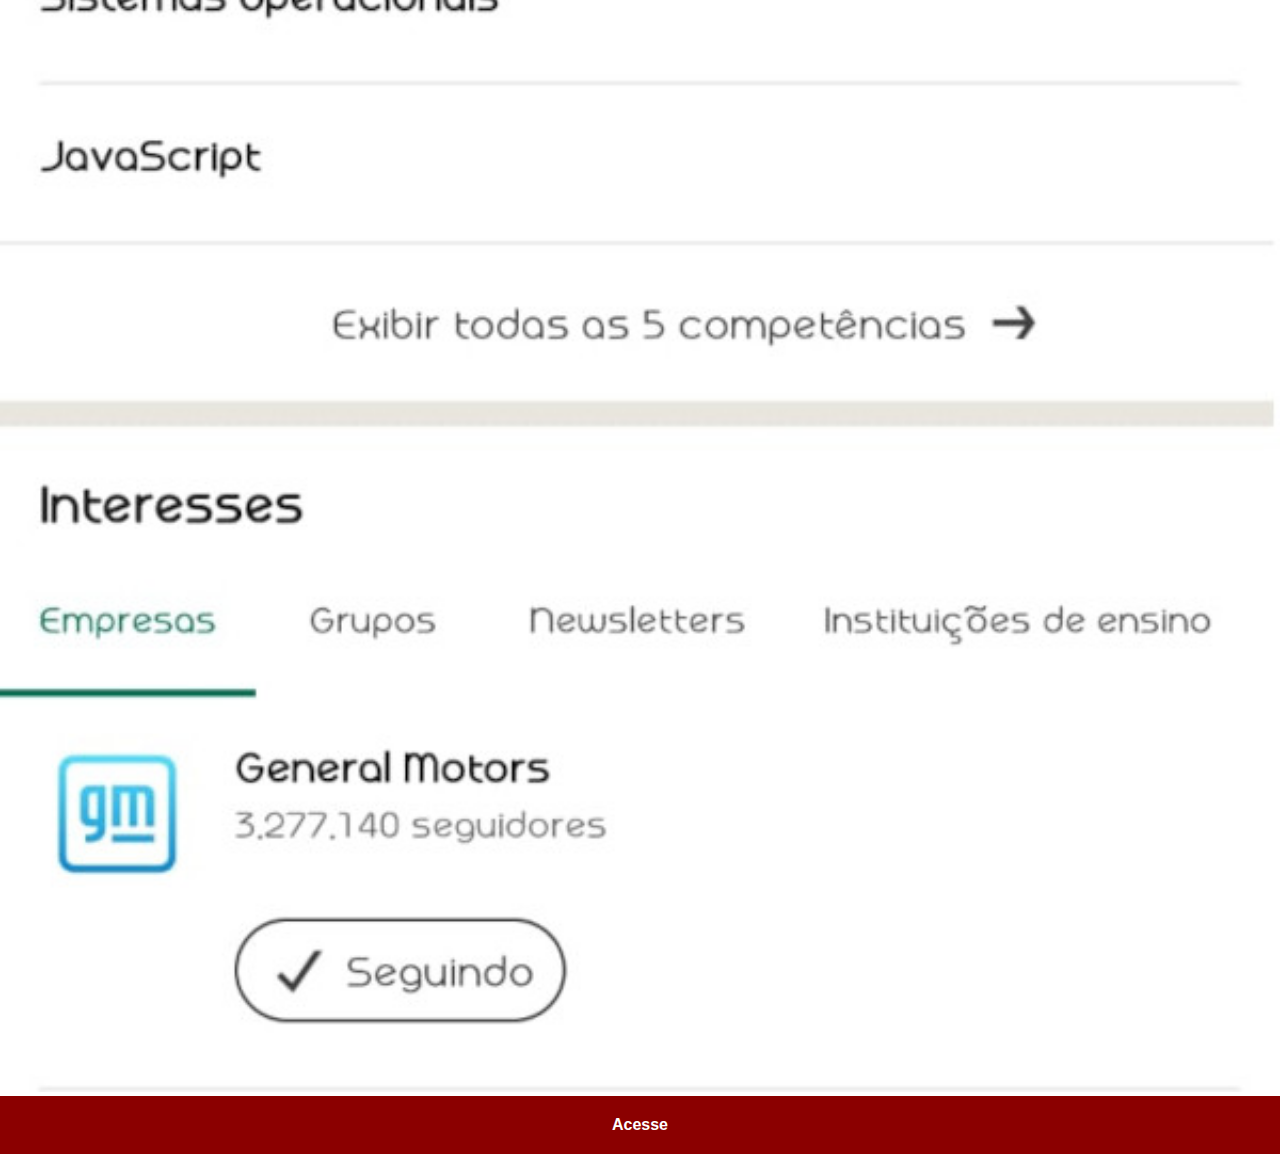
<file: Linkedln.html>
<!DOCTYPE html>
<html lang="pt-br">
<head>
    <meta charset="UTF-8">
    <meta name="viewport" content="width=device-width, initial-scale=1.0">
    <title>YouTube</title>
    <link rel="stylesheet" href="estilos/social.css">
</head>
<body>
    <img src="imagens/tela linkedln.jpg" alt="linkedln">
    <a href="https://www.linkedin.com/in/dilmario-alves-a06a8119b/" target="_blank">Acesse</a>
    
</body>
</html>
</file>
<file: style.css>
@charset "UTF-8";

*{
    margin: 0px;
    padding: 0px;
    font-family: Arial, Helvetica, sans-serif;
}
html, body {
    height: 100vh;
    width: 100wh;
    background-color: black;

}
body{
    background: url(imagens/fundo-madeira.jpg) no-repeat top center;
   background-size: cover;
   background-attachment: fixed;
}
main {
    height: 100vh;
    position: relative;
   
}
section#telefone {
    position: absolute;
    top: 50%;
    left: 50%;
    transform: translate(-50%, -50%);
    height: 627px;
    width: 311px;
    background: url(imagens/frame-iphone.png) no-repeat;
}
iframe#tela {
    position: relative;
    top: 80px;
    left: 22px;
    width: 267px;
    height: 471px;

}
section#redes-sociais{
    text-align: right;
}
section#redes-sociais img {
    width: 50px;
    margin: 10px;
    border-radius: 50%;
    box-shadow:  2px 2px 5px rgb(0, 0, 0.400)
    ;
    box-sizing: border-box;

}
section#redes-sociais img:hover{
    border: 2px solid rgb(228, 215, 215);
    transform: translate(-3px, -3px);
    box-shadow: 5px 5px 10px rgb(0, 0, 0.623);
    transition: transform .3s, border 1s;
}
</file>
<file: estilos/social.css>
@charset "UTF-8";

* {
    margin: 0px;
    padding: 0px;
    font-family: Arial, Helvetica, sans-serif;
}
::-webkit-scrollbar {
width: 0px;
height: 0px;
}

img {
    width: 100vw;
}

a {
    display: block;
    background-color: darkred;
    color: white;
    padding: 20px;
    text-align: center;
    font-weight: bolder;
    text-decoration: none;
}

a:hover{
    background-color: red;
}
</file>
